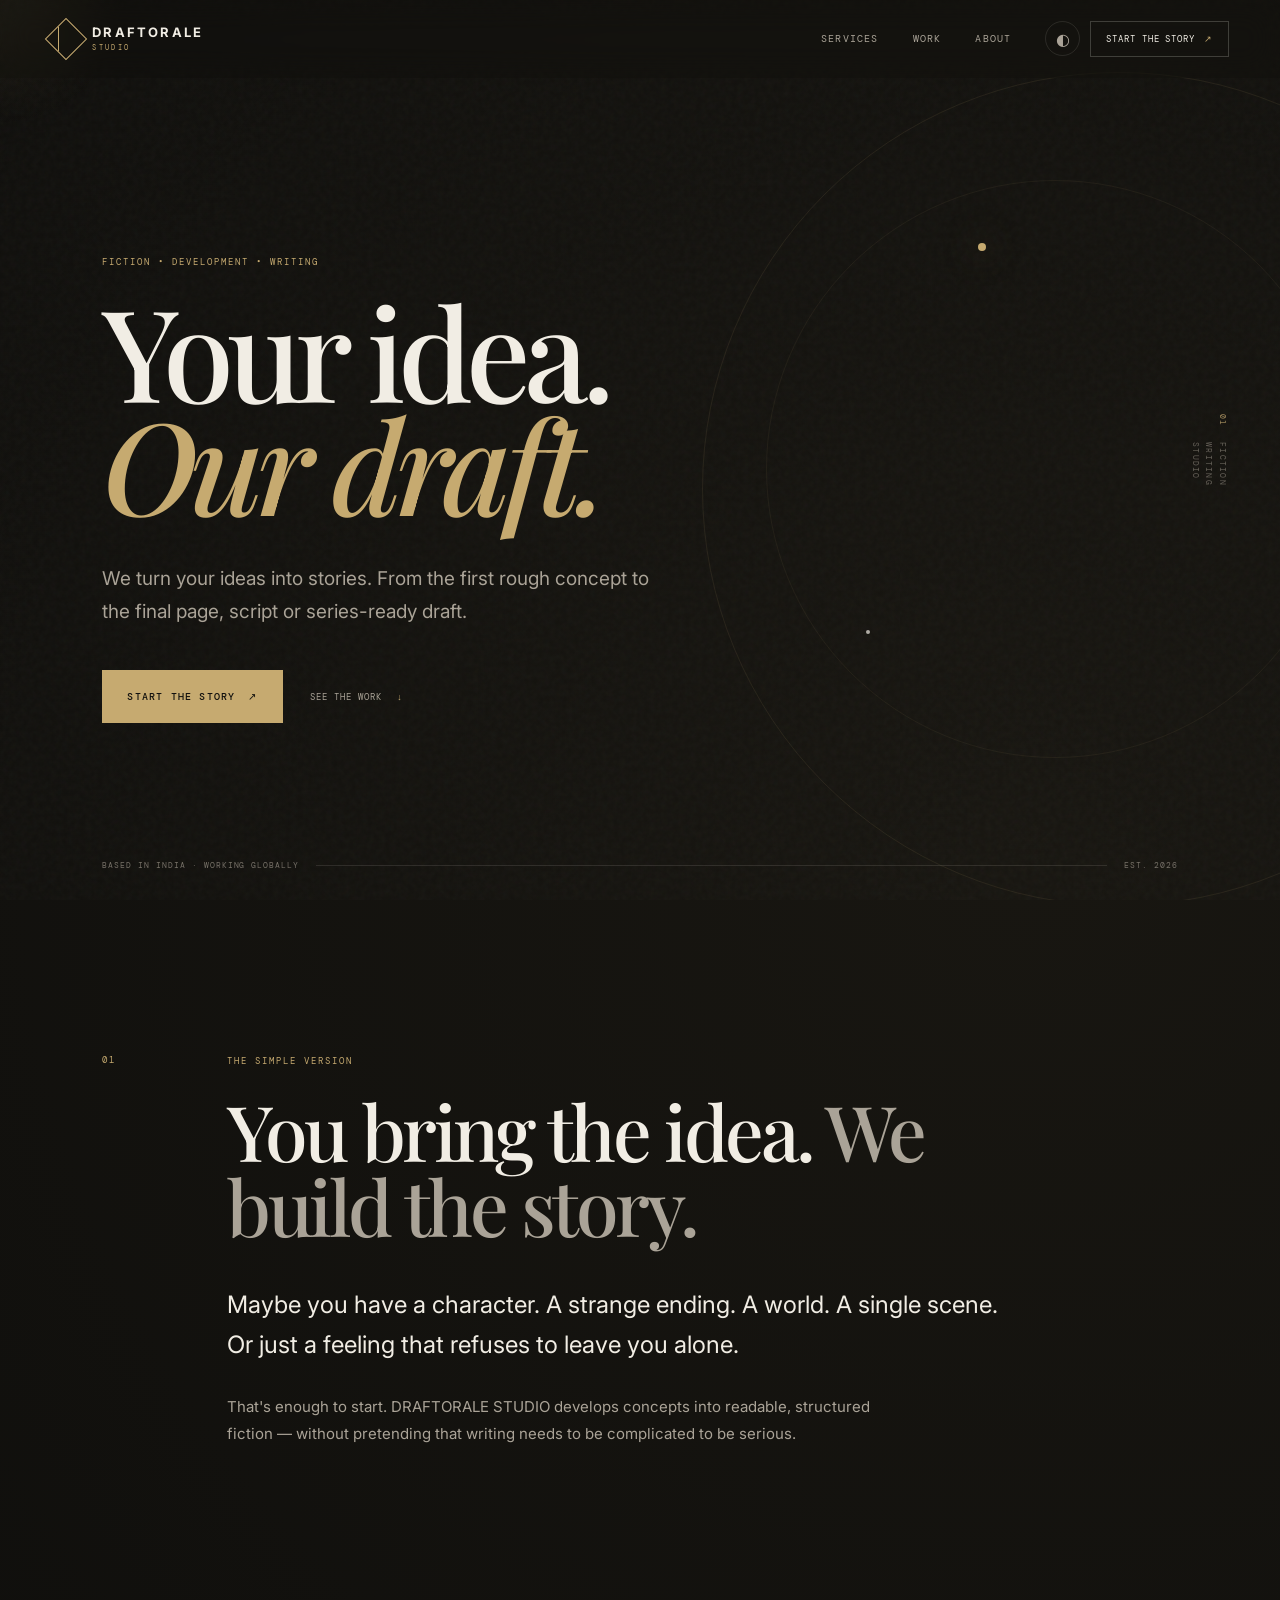
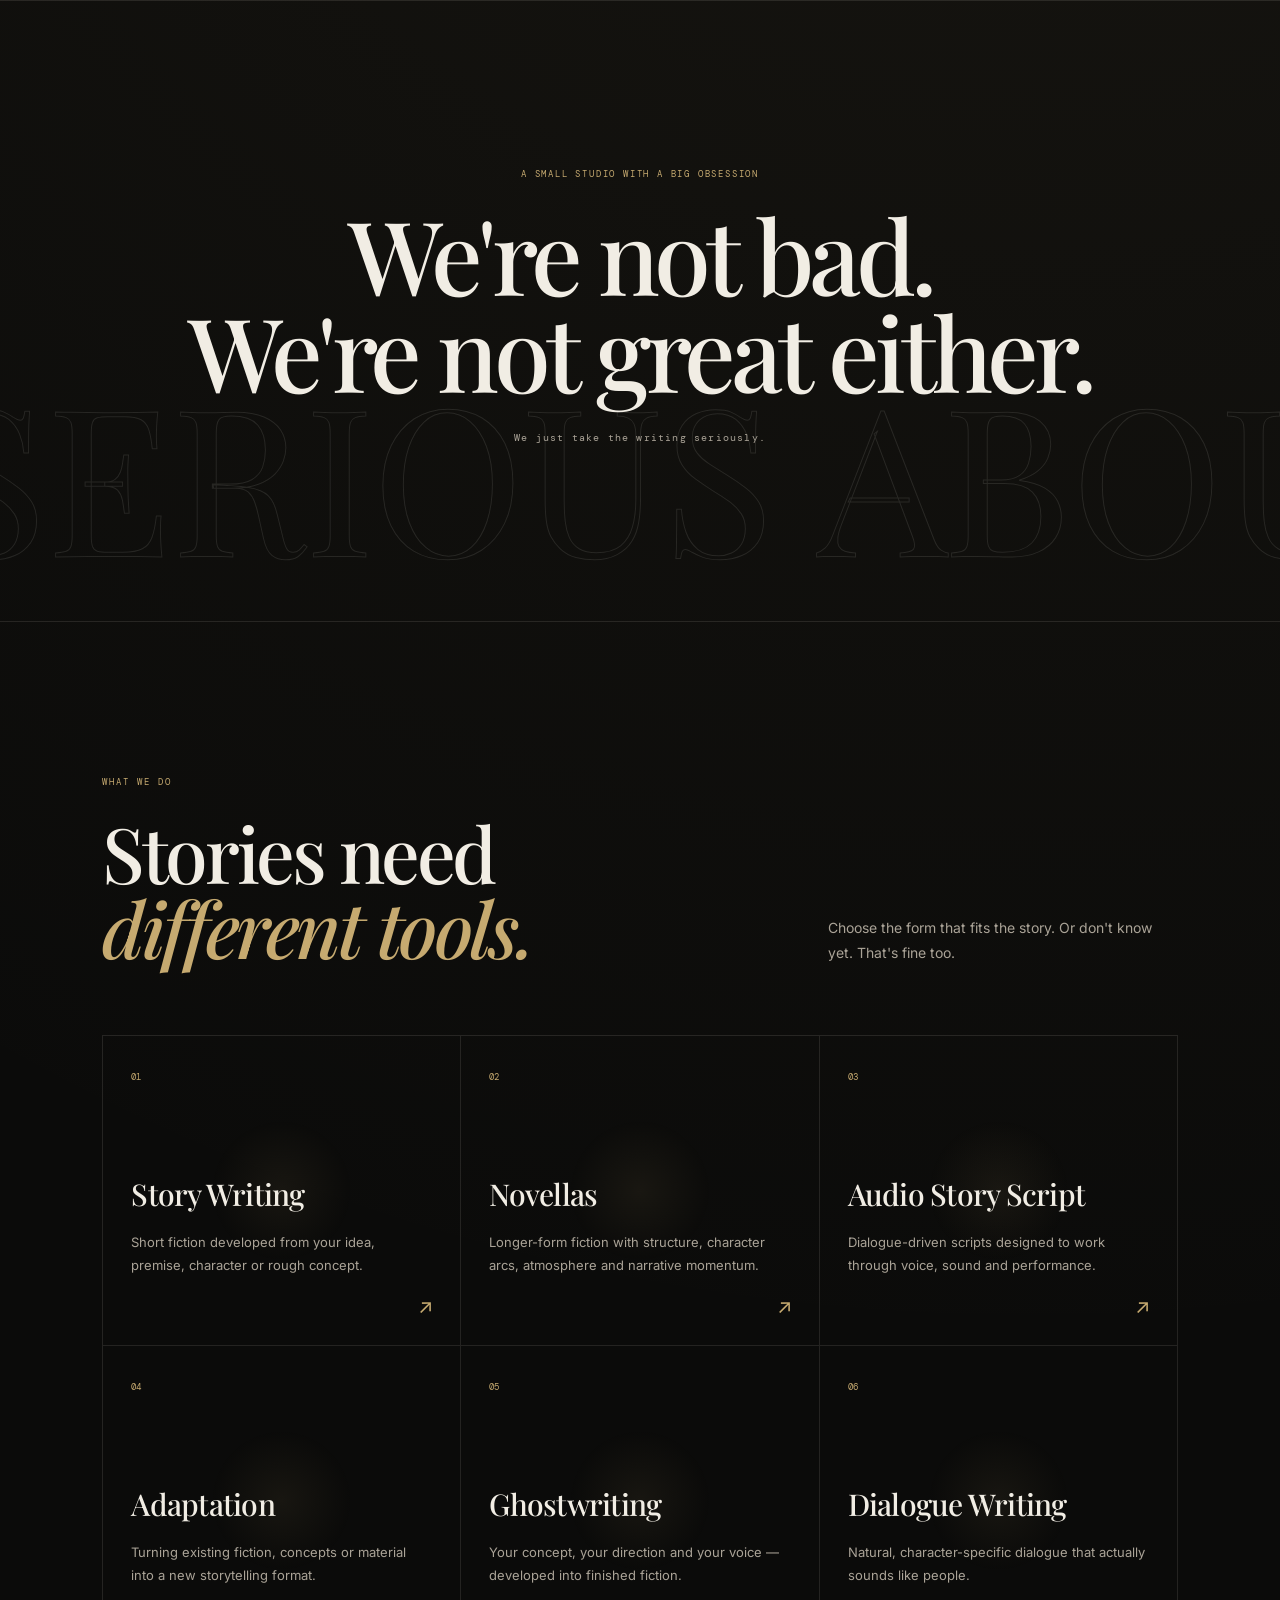
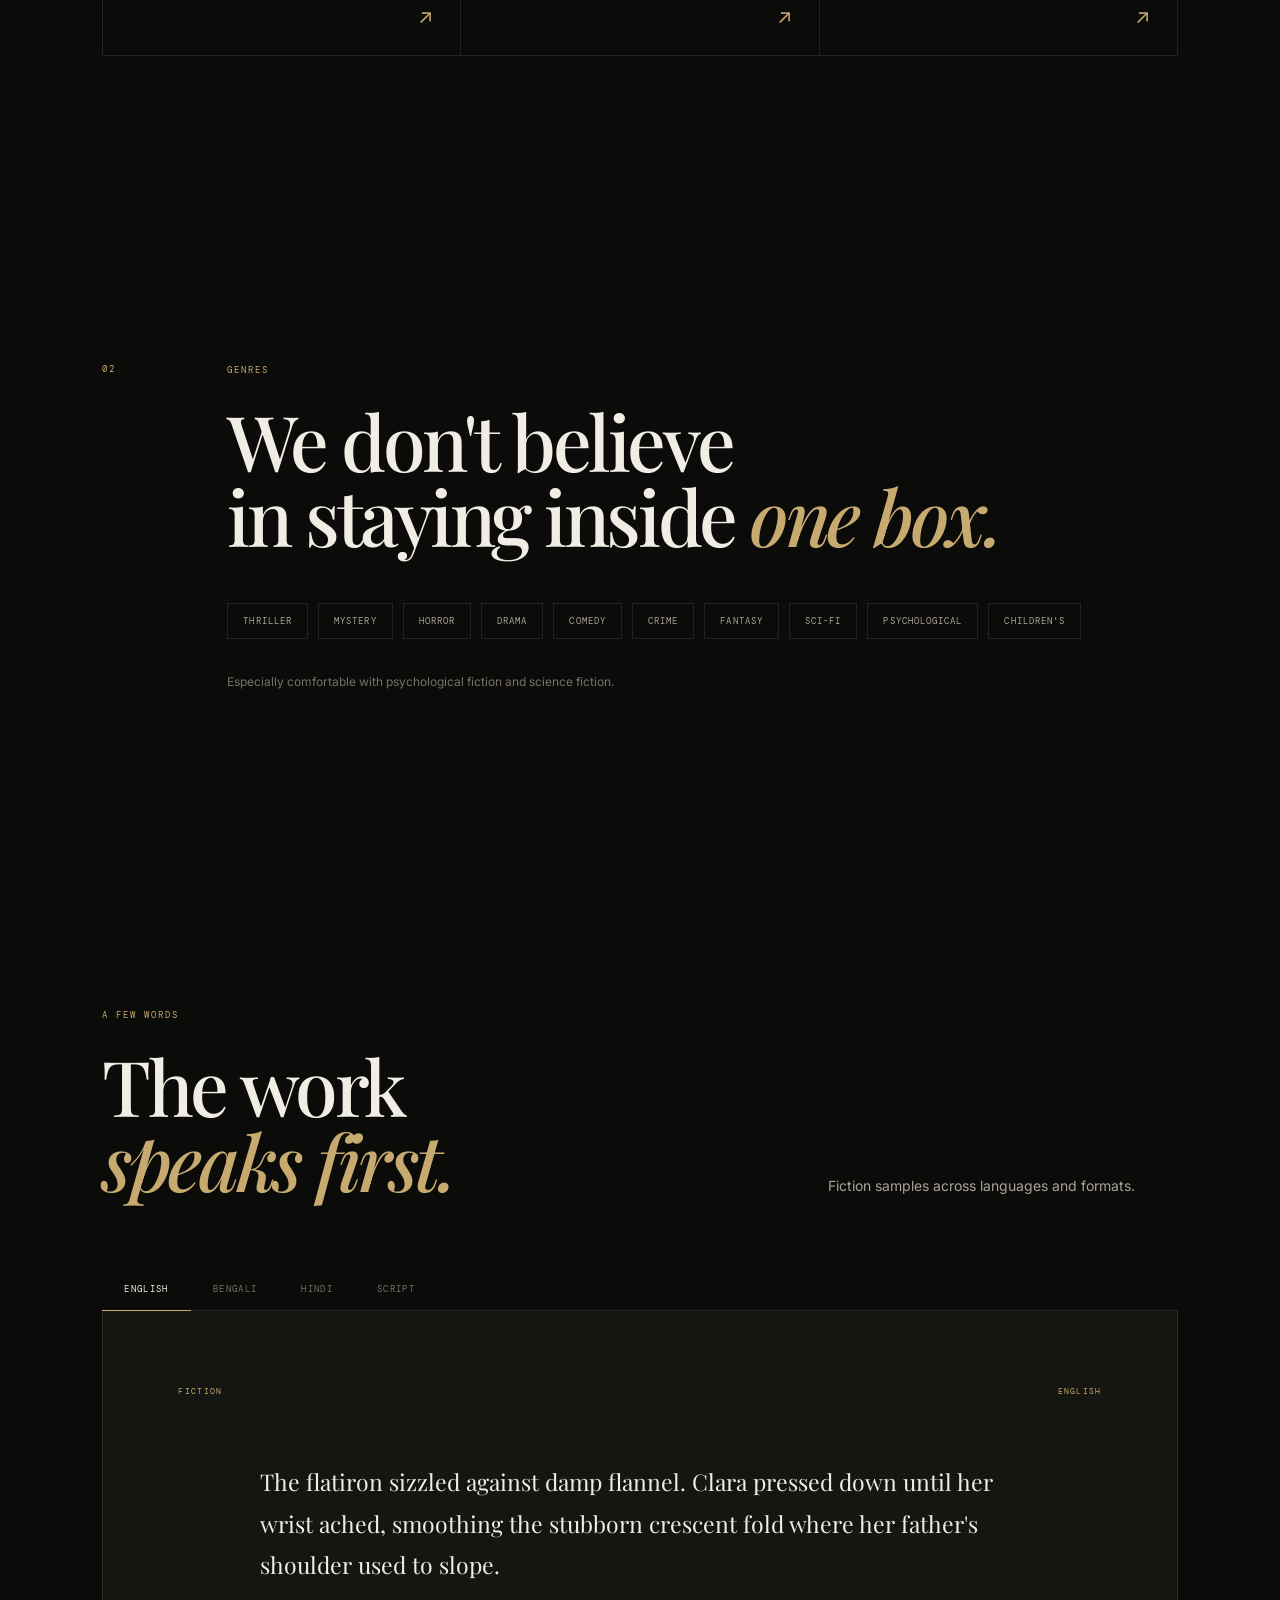
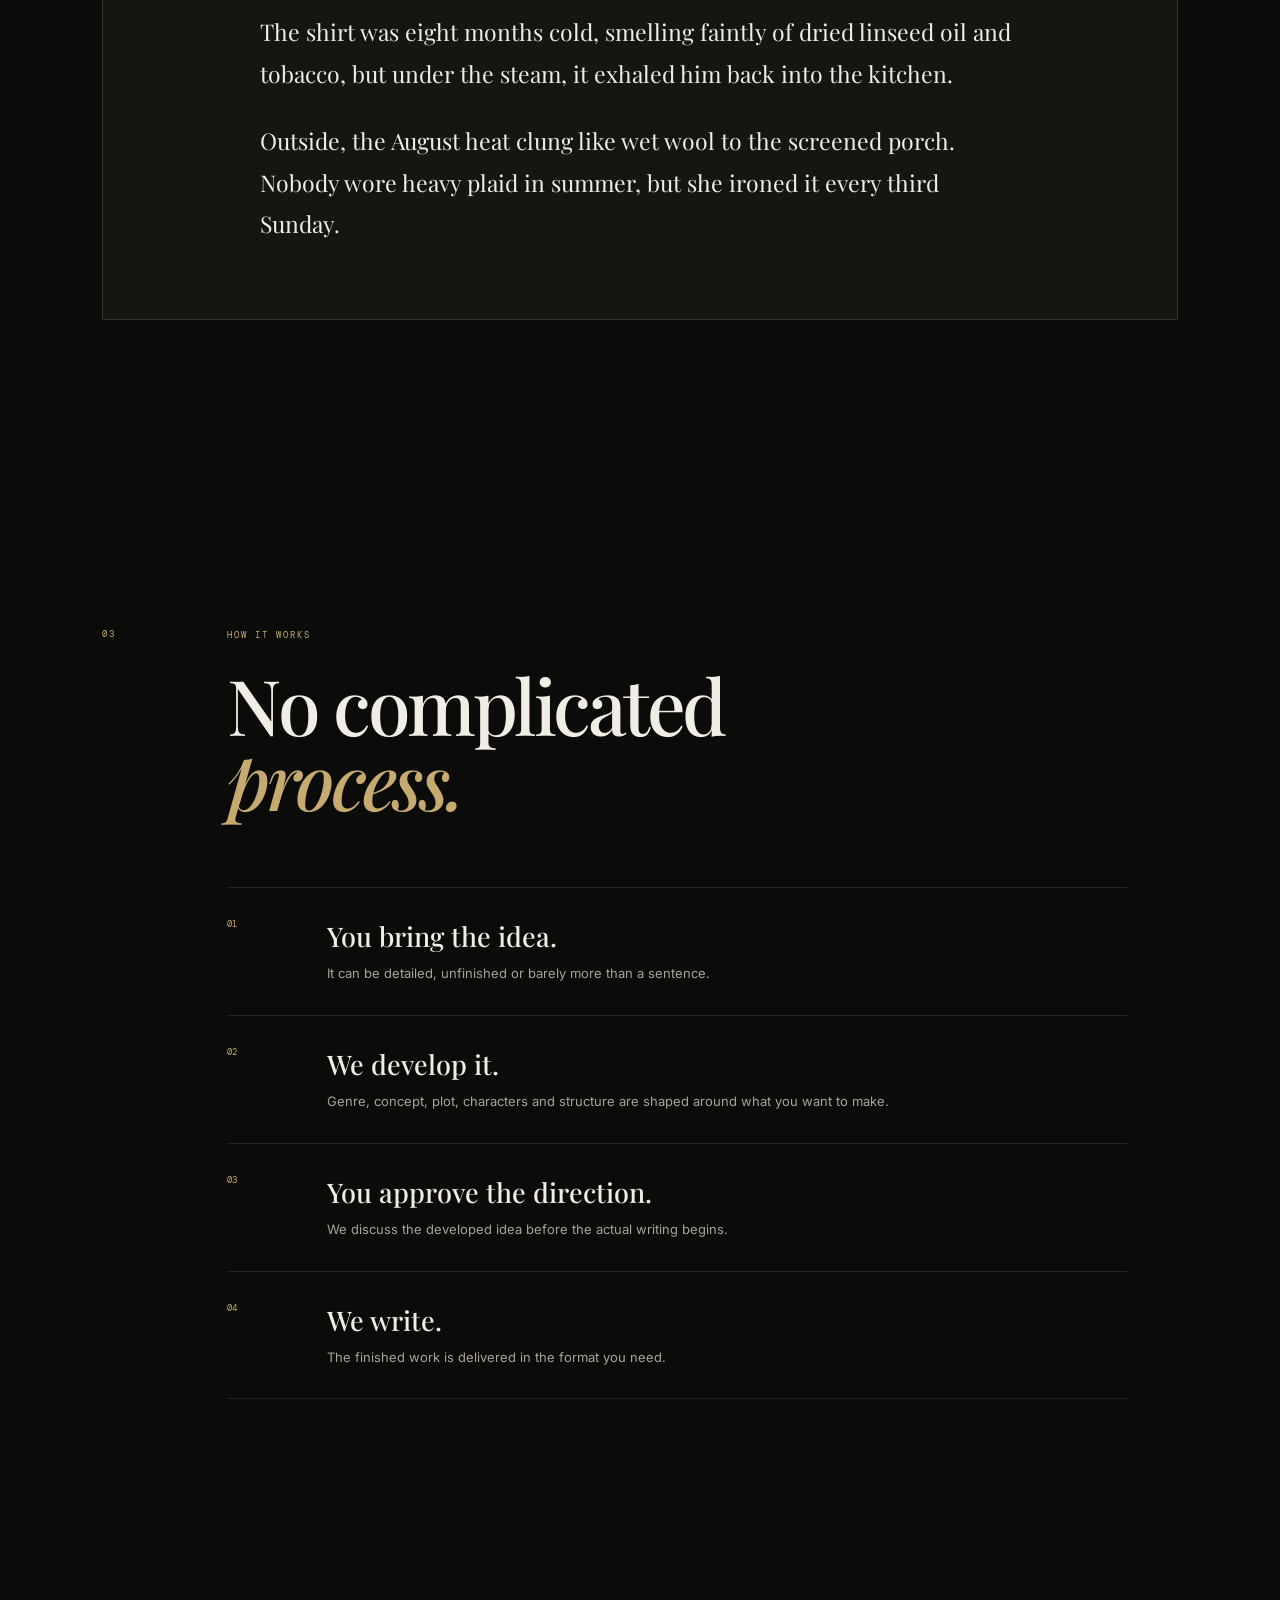
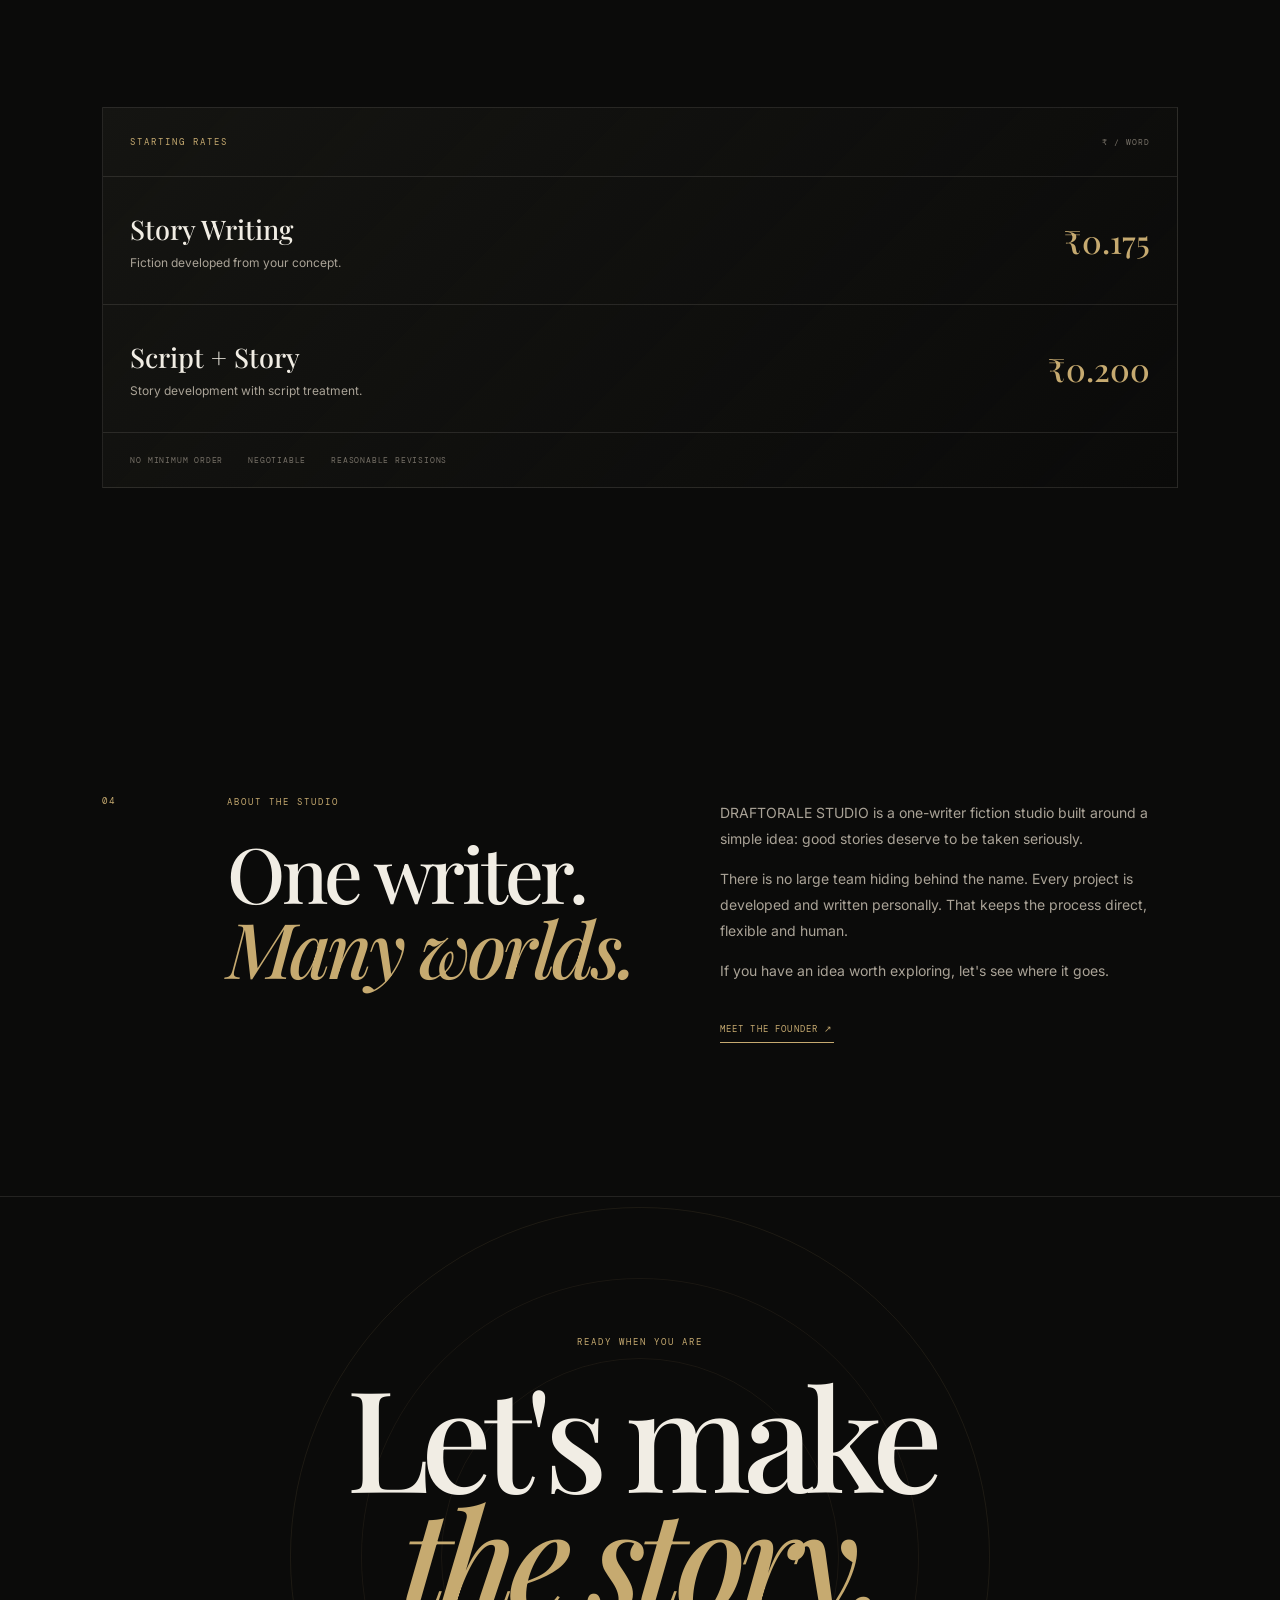
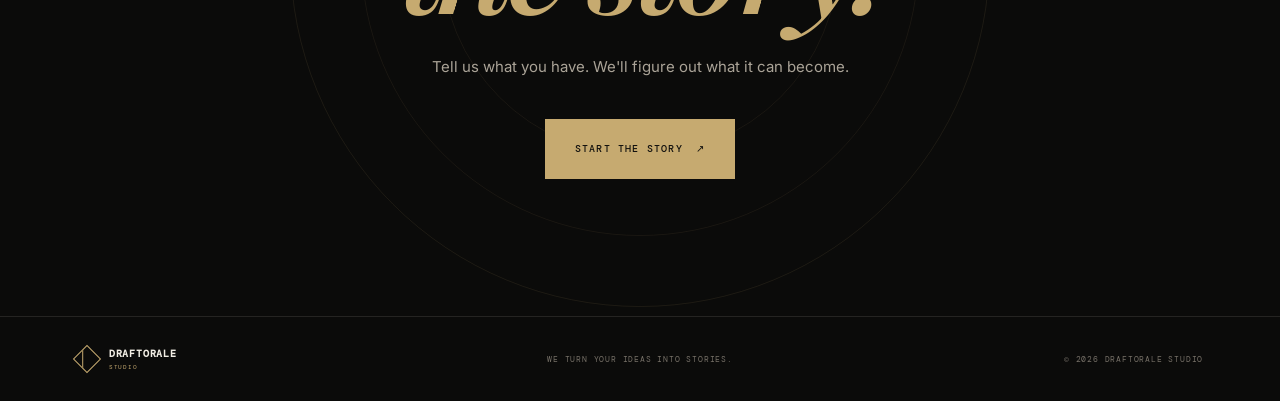
<file: index.html>
<!DOCTYPE html>
<html lang="en">
<head>
  <meta charset="UTF-8">

  <meta
    name="viewport"
    content="width=device-width, initial-scale=1.0, viewport-fit=cover"
  >

  <!-- =====================================================
       PRIMARY SEO
  ====================================================== -->

  <title>
    DRAFTORALE STUDIO — Fiction Writing & Story Development Services
  </title>

  <meta
    name="description"
    content="DRAFTORALE STUDIO provides fiction writing, story development, novella writing, audio story scripts, adaptations, ghostwriting and dialogue writing."
  >

  <meta name="author" content="DRAFTORALE STUDIO">

  <meta
    name="robots"
    content="index, follow, max-image-preview:large, max-snippet:-1, max-video-preview:-1"
  >

  <link
    rel="canonical"
    href="https://draftoralestudio.github.io/draftorale.github.io/"
  >

  <meta name="theme-color" content="#0b0b0a">


  <!-- =====================================================
       OPEN GRAPH
  ====================================================== -->

  <meta property="og:type" content="website">

  <meta
    property="og:title"
    content="DRAFTORALE STUDIO — Fiction Writing & Story Development"
  >

  <meta
    property="og:description"
    content="We turn your ideas into stories. Fiction writing, story development, scripts, adaptations, ghostwriting and dialogue writing."
  >

  <meta
    property="og:url"
    content="https://draftoralestudio.github.io/draftorale.github.io/"
  >

  <meta
    property="og:site_name"
    content="DRAFTORALE STUDIO"
  >

  <meta
    property="og:locale"
    content="en_IN"
  >


  <!-- =====================================================
       TWITTER / X
  ====================================================== -->

  <meta
    name="twitter:card"
    content="summary"
  >

  <meta
    name="twitter:title"
    content="DRAFTORALE STUDIO — Fiction Writing & Story Development"
  >

  <meta
    name="twitter:description"
    content="We turn your ideas into stories. Fiction writing, scripts, adaptations, ghostwriting and story development."
  >


  <!-- =====================================================
       FONTS
  ====================================================== -->

  <link rel="preconnect" href="https://fonts.googleapis.com">

  <link
    rel="preconnect"
    href="https://fonts.gstatic.com"
    crossorigin
  >

  <link
    href="https://fonts.googleapis.com/css2?family=DM+Mono:wght@400;500&family=Inter:wght@400;500;600;700&family=Playfair+Display:wght@500;600;700&display=swap"
    rel="stylesheet"
  >


  <!-- =====================================================
       STYLES
  ====================================================== -->

  <link rel="stylesheet" href="style.css">


  <!-- =====================================================
       STRUCTURED DATA
  ====================================================== -->

  <script type="application/ld+json">
  {
    "@context": "https://schema.org",
    "@type": "Organization",
    "name": "DRAFTORALE STUDIO",
    "url": "https://draftoralestudio.github.io/draftorale.github.io/",
    "description": "A one-writer fiction studio providing story writing, novella writing, audio story scripts, adaptations, ghostwriting and dialogue writing.",
    "email": "mailto:draftoralestudio@gmail.com",
    "areaServed": "Worldwide",
    "knowsAbout": [
      "Fiction Writing",
      "Story Development",
      "Ghostwriting",
      "Novella Writing",
      "Audio Story Scripts",
      "Dialogue Writing",
      "Story Adaptation",
      "Thriller Fiction",
      "Horror Fiction",
      "Psychological Fiction",
      "Science Fiction"
    ]
  }
  </script>

  <script type="application/ld+json">
  {
    "@context": "https://schema.org",
    "@type": "WebSite",
    "name": "DRAFTORALE STUDIO",
    "url": "https://draftoralestudio.github.io/draftorale.github.io/",
    "description": "Fiction writing and story development studio."
  }
  </script>

</head>


<body>

  <div class="scroll-progress"></div>
  <div class="cursor-glow"></div>


  <!-- =====================================================
       HEADER
  ====================================================== -->

  <header class="site-header">

    <a
      class="brand"
      href="#top"
      aria-label="DRAFTORALE STUDIO home"
    >

      <span
        class="brand-mark"
        aria-hidden="true"
      >
        <span></span>
      </span>

      <span class="brand-name">
        <strong>DRAFTORALE</strong>
        <small>STUDIO</small>
      </span>

    </a>


    <nav
      class="main-nav"
      aria-label="Main navigation"
    >

      <a href="#services">
        Services
      </a>

      <a href="#work">
        Work
      </a>

      <a href="#about">
        About
      </a>

    </nav>


    <div class="header-actions">

      <button
        class="theme-toggle"
        id="themeToggle"
        type="button"
        aria-label="Toggle theme"
      >
        <span>◐</span>
      </button>


      <a
        href="#story"
        class="header-start"
      >
        START THE STORY
        <span>↗</span>
      </a>

    </div>

  </header>



  <main id="top">


    <!-- ===================================================
         HERO
    ==================================================== -->

    <section
      class="hero"
      aria-labelledby="hero-title"
    >

      <div class="hero-noise"></div>

      <div class="hero-orbit hero-orbit-one"></div>
      <div class="hero-orbit hero-orbit-two"></div>


      <div class="hero-content reveal">

        <p class="eyebrow">
          FICTION • DEVELOPMENT • WRITING
        </p>


        <h1 id="hero-title">

          Your idea.<br>

          <em>Our draft.</em>

        </h1>


        <p class="hero-copy">

          We turn your ideas into stories.

          From the first rough concept to the final page,
          script or series-ready draft.

        </p>


        <div class="hero-actions">

          <button
            class="primary-button"
            id="startButton"
            type="button"
          >
            START THE STORY
            <span>↗</span>
          </button>


          <a
            href="#work"
            class="text-button"
          >
            SEE THE WORK
            <span>↓</span>
          </a>

        </div>

      </div>


      <div class="hero-side-note">

        <span>
          01
        </span>

        <span>
          FICTION<br>
          WRITING<br>
          STUDIO
        </span>

      </div>


      <div class="hero-bottom">

        <span>
          BASED IN INDIA · WORKING GLOBALLY
        </span>

        <span class="hero-line"></span>

        <span>
          EST. 2026
        </span>

      </div>

    </section>



    <!-- ===================================================
         INTRO
    ==================================================== -->

    <section
      class="intro section-pad reveal"
      aria-labelledby="intro-title"
    >

      <div class="section-number">
        01
      </div>


      <div class="intro-main">

        <p class="section-kicker">
          THE SIMPLE VERSION
        </p>


        <h2 id="intro-title">

          You bring the idea.

          <span>
            We build the story.
          </span>

        </h2>


        <p class="large-copy">

          Maybe you have a character.
          A strange ending.
          A world.
          A single scene.
          Or just a feeling that
          refuses to leave you alone.

        </p>


        <p class="body-copy">

          That's enough to start.

          DRAFTORALE STUDIO develops concepts into readable,
          structured fiction — without pretending that writing
          needs to be complicated to be serious.

        </p>

      </div>

    </section>



    <!-- ===================================================
         HONEST STATEMENT
    ==================================================== -->

    <section
      class="statement reveal"
      aria-label="Studio philosophy"
    >

      <div class="statement-inner">

        <p class="statement-small">
          A SMALL STUDIO WITH A BIG OBSESSION
        </p>


        <h2>

          We're not bad.<br>

          We're not great either.

        </h2>


        <p>
          We just take the writing seriously.
        </p>

      </div>

    </section>



    <!-- ===================================================
         SERVICES
    ==================================================== -->

    <section
      class="services section-pad"
      id="services"
      aria-labelledby="services-title"
    >

      <div class="section-heading reveal">

        <div>

          <p class="section-kicker">
            WHAT WE DO
          </p>


          <h2 id="services-title">

            Stories need<br>

            <em>
              different tools.
            </em>

          </h2>

        </div>


        <p>

          Choose the form that fits the story.

          Or don't know yet.
          That's fine too.

        </p>

      </div>



      <div class="service-grid">


        <article class="service-card reveal">

          <span class="service-index">
            01
          </span>

          <h3>
            Story Writing
          </h3>

          <p>

            Short fiction developed from your idea,
            premise, character or rough concept.

          </p>

          <span class="service-arrow">
            ↗
          </span>

        </article>



        <article class="service-card reveal">

          <span class="service-index">
            02
          </span>

          <h3>
            Novellas
          </h3>

          <p>

            Longer-form fiction with structure,
            character arcs, atmosphere and narrative momentum.

          </p>

          <span class="service-arrow">
            ↗
          </span>

        </article>



        <article class="service-card reveal">

          <span class="service-index">
            03
          </span>

          <h3>
            Audio Story Script
          </h3>

          <p>

            Dialogue-driven scripts designed to work
            through voice, sound and performance.

          </p>

          <span class="service-arrow">
            ↗
          </span>

        </article>



        <article class="service-card reveal">

          <span class="service-index">
            04
          </span>

          <h3>
            Adaptation
          </h3>

          <p>

            Turning existing fiction, concepts or material
            into a new storytelling format.

          </p>

          <span class="service-arrow">
            ↗
          </span>

        </article>



        <article class="service-card reveal">

          <span class="service-index">
            05
          </span>

          <h3>
            Ghostwriting
          </h3>

          <p>

            Your concept, your direction and your voice —
            developed into finished fiction.

          </p>

          <span class="service-arrow">
            ↗
          </span>

        </article>



        <article class="service-card reveal">

          <span class="service-index">
            06
          </span>

          <h3>
            Dialogue Writing
          </h3>

          <p>

            Natural, character-specific dialogue that
            actually sounds like people.

          </p>

          <span class="service-arrow">
            ↗
          </span>

        </article>


      </div>

    </section>



    <!-- ===================================================
         GENRES
    ==================================================== -->

    <section
      class="genres section-pad reveal"
      aria-labelledby="genres-title"
    >

      <div class="section-number">
        02
      </div>


      <div class="genres-content">

        <p class="section-kicker">
          GENRES
        </p>


        <h2 id="genres-title">

          We don't believe<br>

          in staying inside
          <em>one box.</em>

        </h2>


        <div
          class="genre-cloud"
          aria-label="Available fiction genres"
        >

          <span>
            THRILLER
          </span>

          <span>
            MYSTERY
          </span>

          <span>
            HORROR
          </span>

          <span>
            DRAMA
          </span>

          <span>
            COMEDY
          </span>

          <span>
            CRIME
          </span>

          <span>
            FANTASY
          </span>

          <span>
            SCI-FI
          </span>

          <span>
            PSYCHOLOGICAL
          </span>

          <span>
            CHILDREN'S
          </span>

        </div>


        <p class="genres-note">

          Especially comfortable with psychological fiction
          and science fiction.

        </p>

      </div>

    </section>



    <!-- ===================================================
         WORK / SAMPLES
    ==================================================== -->

    <section
      class="work section-pad"
      id="work"
      aria-labelledby="work-title"
    >

      <div class="section-heading reveal">

        <div>

          <p class="section-kicker">
            A FEW WORDS
          </p>


          <h2 id="work-title">

            The work<br>

            <em>
              speaks first.
            </em>

          </h2>

        </div>


        <p>
          Fiction samples across languages and formats.
        </p>

      </div>



      <div
        class="sample-tabs reveal"
        role="tablist"
        aria-label="Writing samples"
      >

        <button
          class="sample-tab active"
          data-sample="english"
          type="button"
        >
          ENGLISH
        </button>


        <button
          class="sample-tab"
          data-sample="bengali"
          type="button"
        >
          BENGALI
        </button>


        <button
          class="sample-tab"
          data-sample="hindi"
          type="button"
        >
          HINDI
        </button>


        <button
          class="sample-tab"
          data-sample="script"
          type="button"
        >
          SCRIPT
        </button>

      </div>



      <div class="sample-stage reveal">


        <!-- ENGLISH SAMPLE -->

        <article
          class="sample-panel active"
          data-sample="english"
        >

          <div class="sample-meta">

            <span>
              FICTION
            </span>

            <span>
              ENGLISH
            </span>

          </div>


          <div class="sample-text">

            <p>

              The flatiron sizzled against damp flannel.

              Clara pressed down until her wrist ached,
              smoothing the stubborn crescent fold where
              her father's shoulder used to slope.

            </p>


            <p>

              The shirt was eight months cold, smelling
              faintly of dried linseed oil and tobacco,
              but under the steam, it exhaled him back
              into the kitchen.

            </p>


            <p>

              Outside, the August heat clung like wet wool
              to the screened porch.

              Nobody wore heavy plaid
              in summer, but she ironed it every third Sunday.

            </p>

          </div>

        </article>



        <!-- BENGALI SAMPLE -->

        <article
          class="sample-panel"
          data-sample="bengali"
        >

          <div class="sample-meta">

            <span>
              FICTION
            </span>

            <span>
              বাংলা
            </span>

          </div>


          <div class="sample-text bengali-text">

            <p>

              মেঠো পথের বাঁকে আজ নামহীন বৃষ্টি নেমেছে।
              টিনের চালে ঝুমঝুম শব্দটা বুড়ো হরেন মিস্ত্রির
              পঁচিশ বছরের চেনা।

            </p>


            <p>

              কোলের ওপর রাখা পিতলের পকেটঘড়িটার খাঁজে খাঁজে
              জমে আছে ধুলো আর অতীতের চূর্ণ। ঘড়িটার স্প্রিং
              ভেঙেছে সেই কবে, তাও প্রতি সন্ধ্যায় হরেন ওটাকে
              চাবি দেয়।

            </p>


            <p>

              সময় হয়তো থমকে গেছে সত্য, কিন্তু একলা মানুষটার
              অপেক্ষা আজও মরে যায়নি।

            </p>

          </div>

        </article>



        <!-- HINDI SAMPLE -->

        <article
          class="sample-panel"
          data-sample="hindi"
        >

          <div class="sample-meta">

            <span>
              FICTION
            </span>

            <span>
              हिन्दी
            </span>

          </div>


          <div class="sample-text hindi-text">

            <p>

              आषाढ़ की पहली फुहार ने जब हवेली के जंग लगे
              शहतीर को भिगोया, तो दीवान जी ने अपने कांपते
              हाथों से पीतल का सरोता उठा लिया।

            </p>


            <p>

              पच्चीस बरसों से सुपारी का वही पुराना टुकड़ा
              उस सरोते के दो धड़ों के बीच दबा पड़ा था—
              आधा कटा, आधा अटका।

            </p>


            <p>

              वक्त ठहरा नहीं था, बस उस एक अधकटे लम्हे में
              पूरी जिंदगी उलझकर रह गई थी।

            </p>

          </div>

        </article>



        <!-- SCRIPT SAMPLE -->

        <article
          class="sample-panel"
          data-sample="script"
        >

          <div class="sample-meta">

            <span>
              SCRIPT
            </span>

            <span>
              ENGLISH
            </span>

          </div>


          <div class="sample-text script-text">

            <p class="scene-heading">
              EXT. OLD RAILWAY PLATFORM — NIGHT
            </p>


            <p>

              Sheets of rain beat against the rusted tin
              canopy.

              A solitary blue lamp flickers above,
              casting long shadows on the slick concrete.

            </p>


            <p>

              ELIAS (70s) stands near a waterlogged bench,
              his hands buried deep inside a faded tweed coat.

              He holds a cracked brass pocket watch.

            </p>


            <p>

              MAYA (30s) steps off the final train of the
              night, holding a battered leather suitcase.

            </p>


            <p class="dialogue">

              MAYA<br>

              <span>
                You’re still here.
              </span>

            </p>

          </div>

        </article>


      </div>

    </section>



    <!-- ===================================================
         PROCESS
    ==================================================== -->

    <section
      class="process section-pad reveal"
      aria-labelledby="process-title"
    >

      <div class="section-number">
        03
      </div>


      <div class="process-main">

        <p class="section-kicker">
          HOW IT WORKS
        </p>


        <h2 id="process-title">

          No complicated<br>

          <em>
            process.
          </em>

        </h2>



        <div class="process-list">


          <div class="process-item">

            <span>
              01
            </span>


            <div>

              <h3>
                You bring the idea.
              </h3>

              <p>

                It can be detailed, unfinished or barely
                more than a sentence.

              </p>

            </div>

          </div>



          <div class="process-item">

            <span>
              02
            </span>


            <div>

              <h3>
                We develop it.
              </h3>

              <p>

                Genre, concept, plot, characters and structure
                are shaped around what you want to make.

              </p>

            </div>

          </div>



          <div class="process-item">

            <span>
              03
            </span>


            <div>

              <h3>
                You approve the direction.
              </h3>

              <p>

                We discuss the developed idea before the
                actual writing begins.

              </p>

            </div>

          </div>



          <div class="process-item">

            <span>
              04
            </span>


            <div>

              <h3>
                We write.
              </h3>

              <p>

                The finished work is delivered in the format
                you need.

              </p>

            </div>

          </div>


        </div>

      </div>

    </section>



    <!-- ===================================================
         PRICING
    ==================================================== -->

    <section
      class="pricing section-pad reveal"
      aria-labelledby="pricing-title"
    >

      <div class="pricing-card">


        <div class="pricing-top">

          <p
            class="section-kicker"
            id="pricing-title"
          >
            STARTING RATES
          </p>


          <span>
            ₹ / WORD
          </span>

        </div>



        <div class="price-row">

          <div>

            <h3>
              Story Writing
            </h3>

            <p>
              Fiction developed from your concept.
            </p>

          </div>


          <strong>
            ₹0.175
          </strong>

        </div>



        <div class="price-row">

          <div>

            <h3>
              Script + Story
            </h3>

            <p>
              Story development with script treatment.
            </p>

          </div>


          <strong>
            ₹0.200
          </strong>

        </div>



        <div class="pricing-bottom">

          <span>
            NO MINIMUM ORDER
          </span>

          <span>
            NEGOTIABLE
          </span>

          <span>
            REASONABLE REVISIONS
          </span>

        </div>


      </div>

    </section>



    <!-- ===================================================
         ABOUT
    ==================================================== -->

    <section
      class="about section-pad"
      id="about"
      aria-labelledby="about-title"
    >

      <div class="section-number">
        04
      </div>


      <div class="about-grid">


        <div class="about-title reveal">

          <p class="section-kicker">
            ABOUT THE STUDIO
          </p>


          <h2 id="about-title">

            One writer.<br>

            <em>
              Many worlds.
            </em>

          </h2>

        </div>



        <div class="about-copy reveal">

          <p class="large-copy">

            DRAFTORALE STUDIO is a one-writer fiction studio
            built around a simple idea:
            good stories deserve to be taken seriously.

          </p>


          <p>

            There is no large team hiding behind the name.

            Every project is developed and written personally.

            That keeps the process direct, flexible and human.

          </p>


          <p>

            If you have an idea worth exploring,
            let's see where it goes.

          </p>


          <a
            href="https://aabirgoon.github.io/"
            target="_blank"
            rel="noopener"
            class="founder-link"
          >

            MEET THE FOUNDER ↗

          </a>

        </div>

      </div>

    </section>



    <!-- ===================================================
         FINAL CTA
    ==================================================== -->

    <section
      class="final-cta"
      id="story"
      aria-labelledby="cta-title"
    >

      <div class="final-cta-bg"></div>


      <div class="final-cta-content reveal">

        <p class="section-kicker">
          READY WHEN YOU ARE
        </p>


        <h2 id="cta-title">

          Let's make<br>

          <em>
            the story.
          </em>

        </h2>


        <p>

          Tell us what you have.

          We'll figure out what it can become.

        </p>


        <button
          class="primary-button large"
          id="startButtonBottom"
          type="button"
          onclick="document.getElementById('startButton').click()"
        >

          START THE STORY

          <span>
            ↗
          </span>

        </button>

      </div>

    </section>


  </main>



  <!-- =====================================================
       FOOTER
  ====================================================== -->

  <footer class="site-footer">


    <div class="footer-brand">

      <span
        class="brand-mark small"
        aria-hidden="true"
      >
        <span></span>
      </span>


      <div>

        <strong>
          DRAFTORALE
        </strong>

        <small>
          STUDIO
        </small>

      </div>

    </div>


    <div class="footer-center">

      WE TURN YOUR IDEAS INTO STORIES.

    </div>


    <div class="footer-right">

      © 2026 DRAFTORALE STUDIO

    </div>


  </footer>



  <!-- =====================================================
       STORY WIZARD
  ====================================================== -->

  <div
    class="story-wizard"
    id="storyWizard"
    aria-hidden="true"
  >

    <div class="wizard-backdrop"></div>


    <div class="wizard-panel">


      <div class="wizard-header">


        <div class="wizard-brand">

          DRAFTORALE / STORY BRIEF

        </div>


        <div class="wizard-header-right">


          <span
            class="wizard-step"
            id="wizardStep"
          >
            01 — 05
          </span>


          <button
            class="wizard-close"
            type="button"
            aria-label="Close story brief"
          >
            ×
          </button>

        </div>

      </div>



      <div class="wizard-progress-track">

        <div
          class="wizard-progress"
          id="wizardProgress"
        ></div>

      </div>



      <div class="wizard-content">


        <!-- =============================================
             STEP 1
        ============================================== -->

        <section
          class="wizard-screen active"
          data-step="1"
        >

          <p class="wizard-kicker">
            STEP 01
          </p>


          <h2>

            What are you<br>

            <em>
              making?
            </em>

          </h2>


          <p class="wizard-description">

            Select everything that fits.

          </p>



          <div class="wizard-grid choice-grid">


            <button
              class="wizard-choice"
              type="button"
              data-value="Story Writing"
            >
              <span>01</span>
              Story Writing
            </button>


            <button
              class="wizard-choice"
              type="button"
              data-value="Novella"
            >
              <span>02</span>
              Novella
            </button>


            <button
              class="wizard-choice"
              type="button"
              data-value="Audio Story Script"
            >
              <span>03</span>
              Audio Story Script
            </button>


            <button
              class="wizard-choice"
              type="button"
              data-value="Adaptation"
            >
              <span>04</span>
              Adaptation
            </button>


            <button
              class="wizard-choice"
              type="button"
              data-value="Ghostwriting"
            >
              <span>05</span>
              Ghostwriting
            </button>


            <button
              class="wizard-choice"
              type="button"
              data-value="Dialogue Writing"
            >
              <span>06</span>
              Dialogue Writing
            </button>


          </div>



          <button
            class="wizard-continue"
            type="button"
            disabled
          >
            CONTINUE ↗
          </button>


        </section>



        <!-- =============================================
             STEP 2
        ============================================== -->

        <section
          class="wizard-screen"
          data-step="2"
        >

          <p class="wizard-kicker">
            STEP 02
          </p>


          <h2>

            What language<br>

            <em>
              should it speak?
            </em>

          </h2>


          <p class="wizard-description">
            Choose one.
          </p>



          <div class="wizard-grid choice-grid">


            <button
              class="wizard-choice"
              type="button"
              data-value="English"
            >
              <span>01</span>
              English
            </button>


            <button
              class="wizard-choice"
              type="button"
              data-value="Bengali"
            >
              <span>02</span>
              Bengali
            </button>


            <button
              class="wizard-choice"
              type="button"
              data-value="Hindi"
            >
              <span>03</span>
              Hindi
            </button>


            <button
              class="wizard-choice"
              type="button"
              data-value="Other / Discuss"
            >
              <span>04</span>
              Other / Discuss
            </button>


          </div>



          <button
            class="wizard-continue"
            type="button"
            disabled
          >
            CONTINUE ↗
          </button>


        </section>



        <!-- =============================================
             STEP 3
        ============================================== -->

        <section
          class="wizard-screen"
          data-step="3"
        >

          <p class="wizard-kicker">
            STEP 03
          </p>


          <h2>

            What kind of<br>

            <em>
              world is it?
            </em>

          </h2>


          <p class="wizard-description">

            Pick one or as many as you need.

          </p>



          <div class="wizard-grid choice-grid">


            <button
              class="wizard-choice"
              type="button"
              data-value="Thriller"
            >
              <span>01</span>
              Thriller
            </button>


            <button
              class="wizard-choice"
              type="button"
              data-value="Mystery"
            >
              <span>02</span>
              Mystery
            </button>


            <button
              class="wizard-choice"
              type="button"
              data-value="Horror"
            >
              <span>03</span>
              Horror
            </button>


            <button
              class="wizard-choice"
              type="button"
              data-value="Drama"
            >
              <span>04</span>
              Drama
            </button>


            <button
              class="wizard-choice"
              type="button"
              data-value="Comedy"
            >
              <span>05</span>
              Comedy
            </button>


            <button
              class="wizard-choice"
              type="button"
              data-value="Crime"
            >
              <span>06</span>
              Crime
            </button>


            <button
              class="wizard-choice"
              type="button"
              data-value="Fantasy"
            >
              <span>07</span>
              Fantasy
            </button>


            <button
              class="wizard-choice"
              type="button"
              data-value="Sci-Fi"
            >
              <span>08</span>
              Sci-Fi
            </button>


            <button
              class="wizard-choice"
              type="button"
              data-value="Psychological"
            >
              <span>09</span>
              Psychological
            </button>


            <button
              class="wizard-choice"
              type="button"
              data-value="Children's"
            >
              <span>10</span>
              Children's
            </button>


          </div>



          <button
            class="wizard-continue"
            type="button"
            disabled
          >
            CONTINUE ↗
          </button>


        </section>



        <!-- =============================================
             STEP 4
        ============================================== -->

        <section
          class="wizard-screen"
          data-step="4"
        >

          <p class="wizard-kicker">
            STEP 04
          </p>


          <h2>

            What do you<br>

            <em>
              already have?
            </em>

          </h2>


          <p class="wizard-description">

            Don't overthink it.
            Select everything that applies.

          </p>



          <div class="wizard-grid choice-grid">


            <button
              class="wizard-choice"
              type="button"
              data-value="A basic idea"
            >
              <span>01</span>
              A basic idea
            </button>


            <button
              class="wizard-choice"
              type="button"
              data-value="A detailed concept"
            >
              <span>02</span>
              A detailed concept
            </button>


            <button
              class="wizard-choice"
              type="button"
              data-value="Characters"
            >
              <span>03</span>
              Characters
            </button>


            <button
              class="wizard-choice"
              type="button"
              data-value="Plot / outline"
            >
              <span>04</span>
              Plot / outline
            </button>


            <button
              class="wizard-choice"
              type="button"
              data-value="Existing story"
            >
              <span>05</span>
              Existing story
            </button>


            <button
              class="wizard-choice"
              type="button"
              data-value="Scenes / notes"
            >
              <span>06</span>
              Scenes / notes
            </button>


            <button
              class="wizard-choice"
              type="button"
              data-value="Almost nothing yet"
            >
              <span>07</span>
              Almost nothing yet
            </button>


          </div>



          <button
            class="wizard-continue"
            type="button"
            disabled
          >
            CONTINUE ↗
          </button>


        </section>



        <!-- =============================================
             STEP 5
        ============================================== -->

        <section
          class="wizard-screen"
          data-step="5"
        >

          <p class="wizard-kicker">
            STEP 05
          </p>


          <h2>

            What do you<br>

            <em>
              need from us?
            </em>

          </h2>


          <p class="wizard-description">

            Select everything you want help with.

          </p>



          <div class="wizard-grid choice-grid">


            <button
              class="wizard-choice"
              type="button"
              data-value="Develop the concept"
            >
              <span>01</span>
              Develop the concept
            </button>


            <button
              class="wizard-choice"
              type="button"
              data-value="Build the plot"
            >
              <span>02</span>
              Build the plot
            </button>


            <button
              class="wizard-choice"
              type="button"
              data-value="Develop characters"
            >
              <span>03</span>
              Develop characters
            </button>


            <button
              class="wizard-choice"
              type="button"
              data-value="Full writing"
            >
              <span>04</span>
              Full writing
            </button>


            <button
              class="wizard-choice"
              type="button"
              data-value="Script adaptation"
            >
              <span>05</span>
              Script adaptation
            </button>


            <button
              class="wizard-choice"
              type="button"
              data-value="Dialogue"
            >
              <span>06</span>
              Dialogue
            </button>


            <button
              class="wizard-choice"
              type="button"
              data-value="Editing / revision"
            >
              <span>07</span>
              Editing / revision
            </button>


            <button
              class="wizard-choice"
              type="button"
              data-value="Not sure yet"
            >
              <span>08</span>
              Not sure yet
            </button>


          </div>



          <button
            class="wizard-continue"
            type="button"
            disabled
          >
            BUILD MY BRIEF ↗
          </button>


        </section>



        <!-- =============================================
             RESULT
        ============================================== -->

        <section
          class="wizard-screen wizard-result"
          data-step="result"
        >

          <p class="wizard-kicker">
            YOUR STORY BRIEF
          </p>


          <h2>

            Good.<br>

            <em>
              Now we know where to start.
            </em>

          </h2>



          <div class="brief-summary">


            <div class="brief-row">

              <span>
                PROJECT
              </span>

              <strong id="resultType">
                —
              </strong>

            </div>


            <div class="brief-row">

              <span>
                LANGUAGE
              </span>

              <strong id="resultLanguage">
                —
              </strong>

            </div>


            <div class="brief-row">

              <span>
                GENRE
              </span>

              <strong id="resultGenre">
                —
              </strong>

            </div>


            <div class="brief-row">

              <span>
                YOU HAVE
              </span>

              <strong id="resultHave">
                —
              </strong>

            </div>


            <div class="brief-row">

              <span>
                YOU NEED
              </span>

              <strong id="resultNeed">
                —
              </strong>

            </div>


          </div>



          <div class="result-description">

            <p id="resultSummary">
              —
            </p>

          </div>



          <div class="estimate-box">

            <span>
              STARTING RATE
            </span>


            <strong id="estimate">

              Starting price:
              discussed based on the brief.

            </strong>

          </div>



          <div class="result-actions">


            <button
              class="primary-button email-button"
              id="emailButton"
              type="button"
            >

              EMAIL THE BRIEF ↗

            </button>


            <button
              class="wizard-restart"
              id="restartWizard"
              type="button"
            >

              START AGAIN

            </button>


          </div>



          <p class="result-note">

            No automatic acceptance.
            Your brief comes to the studio first,
            and the project is discussed personally.

          </p>


        </section>


      </div>



      <!-- =============================================
           WIZARD FOOTER
      ============================================== -->

      <div class="wizard-footer">


        <button
          class="wizard-back"
          id="wizardBack"
          type="button"
        >

          ← BACK

        </button>


        <span>
          DRAFTORALE STUDIO
        </span>


        <span>
          PRIVATE BRIEF
        </span>


      </div>


    </div>

  </div>



  <!-- =====================================================
       JAVASCRIPT
  ====================================================== -->

  <script src="script.js"></script>

</body>
</html>
</file>
<file: style.css>
/* =========================================================
   DRAFTORALE STUDIO
   COMPLETE PREMIUM STYLESHEET
   ========================================================= */

:root {
  --bg: #0b0b0a;
  --bg-2: #11110f;
  --panel: #151512;
  --panel-2: #1a1916;

  --text: #f1ede4;
  --muted: #aaa397;
  --dim: #777168;

  --accent: #c6aa70;
  --accent-soft: rgba(198,170,112,.15);

  --line: rgba(241,237,228,.11);
  --line-strong: rgba(241,237,228,.2);

  --shadow: rgba(0,0,0,.45);

  --serif: "Playfair Display", Georgia, serif;
  --sans: "Inter", Arial, sans-serif;
  --mono: "DM Mono", monospace;

  --header-height: 78px;
}


/* =========================================================
   LIGHT MODE
   ========================================================= */

body.light {
  --bg: #eeeae1;
  --bg-2: #e8e3d9;
  --panel: #f5f2eb;
  --panel-2: #e9e4da;

  --text: #151411;
  --muted: #625d54;
  --dim: #80796e;

  --accent: #866a35;
  --accent-soft: rgba(134,106,53,.12);

  --line: rgba(21,20,17,.12);
  --line-strong: rgba(21,20,17,.22);

  --shadow: rgba(40,35,25,.14);
}


/* =========================================================
   RESET
   ========================================================= */

* {
  box-sizing: border-box;
}

html {
  scroll-behavior: smooth;
}

body {
  margin: 0;

  background:
    radial-gradient(
      circle at 80% 10%,
      rgba(198,170,112,.07),
      transparent 28%
    ),
    var(--bg);

  color: var(--text);

  font-family: var(--sans);

  overflow-x: hidden;

  transition:
    background .45s ease,
    color .45s ease;
}

body::selection {
  background: var(--accent);
  color: var(--bg);
}

a {
  color: inherit;
  text-decoration: none;
}

button {
  font: inherit;
}

button,
a {
  -webkit-tap-highlight-color: transparent;
}


/* =========================================================
   SCROLL PROGRESS
   ========================================================= */

.scroll-progress {
  position: fixed;

  top: 0;
  left: 0;

  width: 0;
  height: 2px;

  background: var(--accent);

  z-index: 9999;
}


/* =========================================================
   CURSOR
   ========================================================= */

.cursor-glow {
  position: fixed;

  width: 260px;
  height: 260px;

  border-radius: 50%;

  pointer-events: none;

  transform: translate(-50%, -50%);

  background:
    radial-gradient(
      circle,
      rgba(198,170,112,.08),
      transparent 68%
    );

  z-index: 0;
}

@media (max-width: 700px) {
  .cursor-glow {
    display: none;
  }
}


/* =========================================================
   HEADER
   ========================================================= */

.site-header {
  position: fixed;

  top: 0;
  left: 0;

  width: 100%;

  height: var(--header-height);

  padding:
    0 clamp(18px, 4vw, 62px);

  display: flex;
  align-items: center;
  justify-content: space-between;

  z-index: 500;

  border-bottom: 1px solid transparent;

  background: rgba(11,11,10,.18);

  backdrop-filter: blur(16px);
  -webkit-backdrop-filter: blur(16px);

  transition:
    background .3s ease,
    border-color .3s ease;
}

.site-header.scrolled {
  background: rgba(11,11,10,.76);
  border-color: var(--line);
}

body.light .site-header {
  background: rgba(238,234,225,.5);
}

body.light .site-header.scrolled {
  background: rgba(238,234,225,.84);
}


/* =========================================================
   BRAND
   ========================================================= */

.brand {
  display: flex;
  align-items: center;
  gap: 11px;

  flex-shrink: 0;
}

.brand-mark {
  position: relative;

  width: 30px;
  height: 30px;

  display: block;

  border: 1px solid var(--accent);

  transform: rotate(45deg);

  overflow: hidden;
}

.brand-mark span {
  position: absolute;

  width: 16px;
  height: 38px;

  left: 6px;
  top: -5px;

  border-left: 1px solid var(--accent);

  transform: rotate(-45deg);
}

.brand-name {
  display: flex;
  flex-direction: column;

  line-height: 1;
}

.brand-name strong {
  font-size: 13px;
  letter-spacing: .17em;
}

.brand-name small {
  margin-top: 5px;

  color: var(--accent);

  font-family: var(--mono);
  font-size: 7px;

  letter-spacing: .34em;
}


/* =========================================================
   NAV
   ========================================================= */

.main-nav {
  display: flex;
  gap: 34px;

  margin-left: auto;
  margin-right: 34px;
}

.main-nav a {
  position: relative;

  color: var(--muted);

  font-family: var(--mono);
  font-size: 10px;

  letter-spacing: .12em;
  text-transform: uppercase;

  transition: color .25s ease;
}

.main-nav a::after {
  content: "";

  position: absolute;

  left: 0;
  bottom: -7px;

  width: 0;
  height: 1px;

  background: var(--accent);

  transition: width .3s ease;
}

.main-nav a:hover {
  color: var(--text);
}

.main-nav a:hover::after {
  width: 100%;
}


/* =========================================================
   HEADER ACTIONS
   ========================================================= */

.header-actions {
  display: flex;
  align-items: center;
  gap: 10px;
}

.theme-toggle {
  width: 35px;
  height: 35px;

  display: grid;
  place-items: center;

  border: 1px solid var(--line);
  border-radius: 50%;

  background: transparent;
  color: var(--muted);

  cursor: pointer;

  transition:
    color .25s ease,
    border-color .25s ease,
    transform .25s ease;
}

.theme-toggle:hover {
  color: var(--accent);
  border-color: var(--accent);
  transform: rotate(25deg);
}

.header-start {
  display: inline-flex;
  align-items: center;
  gap: 9px;

  padding: 11px 15px;

  border: 1px solid var(--line-strong);

  font-family: var(--mono);
  font-size: 9px;
  letter-spacing: .1em;

  transition:
    border-color .25s ease,
    background .25s ease,
    transform .25s ease;
}

.header-start:hover {
  border-color: var(--accent);
  background: var(--accent-soft);
  transform: translateY(-2px);
}

.header-start span {
  color: var(--accent);
}


/* =========================================================
   HERO
   ========================================================= */

.hero {
  position: relative;

  min-height: 100svh;

  padding:
    calc(var(--header-height) + 60px)
    clamp(24px, 8vw, 130px)
    60px;

  display: flex;
  align-items: center;

  overflow: hidden;

  isolation: isolate;
}

.hero::before {
  content: "";

  position: absolute;

  width: 65vw;
  height: 65vw;

  right: -20vw;
  top: 8vh;

  border: 1px solid rgba(198,170,112,.1);

  border-radius: 50%;

  animation: heroOrbit 22s linear infinite;

  z-index: -1;
}

.hero::after {
  content: "";

  position: absolute;

  width: 45vw;
  height: 45vw;

  right: -5vw;
  top: 20vh;

  border: 1px solid rgba(198,170,112,.07);

  border-radius: 50%;

  animation: heroOrbit 16s linear infinite reverse;

  z-index: -1;
}

.hero-noise {
  position: absolute;
  inset: 0;

  opacity: .13;

  pointer-events: none;

  background-image:
    url("data:image/svg+xml,%3Csvg viewBox='0 0 180 180' xmlns='http://www.w3.org/2000/svg'%3E%3Cfilter id='n'%3E%3CfeTurbulence type='fractalNoise' baseFrequency='.85' numOctaves='3' stitchTiles='stitch'/%3E%3C/filter%3E%3Crect width='100%25' height='100%25' filter='url(%23n)' opacity='.25'/%3E%3C/svg%3E");

  z-index: -1;
}

.hero-content {
  position: relative;
  z-index: 2;

  max-width: 850px;
}

.eyebrow,
.section-kicker {
  margin: 0 0 25px;

  color: var(--accent);

  font-family: var(--mono);
  font-size: 9px;

  letter-spacing: .22em;
  line-height: 1.6;
}

.hero h1 {
  margin: 0;

  max-width: 850px;

  font-family: var(--serif);

  font-size: clamp(64px, 10vw, 150px);

  font-weight: 500;

  line-height: .88;

  letter-spacing: -.055em;
}

.hero h1 em {
  color: var(--accent);
  font-weight: 500;
}

.hero-copy {
  max-width: 550px;

  margin: 42px 0 0;

  color: var(--muted);

  font-size: clamp(15px, 1.7vw, 19px);

  line-height: 1.75;
}

.hero-actions {
  display: flex;
  align-items: center;
  gap: 27px;

  margin-top: 42px;
}


/* =========================================================
   BUTTONS
   ========================================================= */

.primary-button {
  position: relative;

  display: inline-flex;
  align-items: center;
  justify-content: center;
  gap: 13px;

  min-height: 53px;

  padding: 0 24px;

  border: 1px solid var(--accent);

  background: var(--accent);

  color: #12110e;

  font-family: var(--mono);
  font-size: 10px;
  font-weight: 500;

  letter-spacing: .12em;

  cursor: pointer;

  overflow: hidden;

  transition:
    transform .3s ease,
    box-shadow .3s ease,
    background .3s ease;
}

.primary-button::before {
  content: "";

  position: absolute;

  inset: 0;

  background: rgba(255,255,255,.25);

  transform: translateX(-110%) skewX(-20deg);

  transition: transform .55s ease;
}

.primary-button:hover::before {
  transform: translateX(110%) skewX(-20deg);
}

.primary-button:hover {
  transform: translateY(-3px);

  box-shadow:
    0 16px 45px rgba(0,0,0,.28);
}

.primary-button span {
  position: relative;
  z-index: 1;
}

.primary-button {
  position: relative;
  z-index: 1;
}

.primary-button > * {
  position: relative;
  z-index: 2;
}

.primary-button.large {
  min-height: 60px;
  padding: 0 29px;
}

.text-button {
  color: var(--muted);

  font-family: var(--mono);
  font-size: 9px;

  letter-spacing: .12em;

  transition:
    color .25s ease,
    transform .25s ease;
}

.text-button:hover {
  color: var(--text);
  transform: translateX(5px);
}

.text-button span {
  margin-left: 8px;
  color: var(--accent);
}


/* =========================================================
   HERO SIDE
   ========================================================= */

.hero-side-note {
  position: absolute;

  right: clamp(20px, 4vw, 60px);
  top: 46%;

  display: flex;
  gap: 15px;

  color: var(--dim);

  font-family: var(--mono);
  font-size: 8px;

  letter-spacing: .16em;
  line-height: 1.7;

  writing-mode: vertical-rl;

  opacity: .8;
}

.hero-side-note span:first-child {
  color: var(--accent);
}

.hero-bottom {
  position: absolute;

  bottom: 30px;
  left: clamp(24px, 8vw, 130px);
  right: clamp(24px, 8vw, 130px);

  display: flex;
  align-items: center;
  gap: 17px;

  color: var(--dim);

  font-family: var(--mono);
  font-size: 8px;

  letter-spacing: .12em;
}

.hero-line {
  flex: 1;
  height: 1px;
  background: var(--line);
}


/* =========================================================
   ORBITS
   ========================================================= */

.hero-orbit {
  position: absolute;

  border-radius: 50%;

  pointer-events: none;
}

.hero-orbit-one {
  width: 8px;
  height: 8px;

  right: 23%;
  top: 27%;

  background: var(--accent);

  box-shadow:
    0 0 35px rgba(198,170,112,.6);

  animation: floatingOrb 5s ease-in-out infinite;
}

.hero-orbit-two {
  width: 4px;
  height: 4px;

  right: 32%;
  top: 70%;

  background: var(--text);

  opacity: .7;

  animation: floatingOrb 7s ease-in-out infinite reverse;
}


/* =========================================================
   GENERAL SECTIONS
   ========================================================= */

.section-pad {
  padding:
    clamp(90px, 12vw, 170px)
    clamp(22px, 8vw, 130px);
}

.section-number {
  color: var(--accent);

  font-family: var(--mono);
  font-size: 9px;

  letter-spacing: .18em;
}


/* =========================================================
   INTRO
   ========================================================= */

.intro {
  display: grid;
  grid-template-columns: 80px minmax(0, 800px);
  gap: 45px;
}

.intro-main h2,
.section-heading h2,
.genres h2,
.process h2,
.about h2 {
  margin: 0;

  font-family: var(--serif);
  font-weight: 500;

  font-size: clamp(46px, 6vw, 86px);

  line-height: .98;
  letter-spacing: -.045em;
}

.intro-main h2 span {
  color: var(--muted);
}

.large-copy {
  margin: 42px 0 0;

  color: var(--text);

  font-size: clamp(18px, 2vw, 24px);

  line-height: 1.65;
}

.body-copy {
  max-width: 650px;

  margin: 28px 0 0;

  color: var(--muted);

  font-size: 15px;
  line-height: 1.8;
}


/* =========================================================
   STATEMENT
   ========================================================= */

.statement {
  position: relative;

  padding:
    clamp(100px, 13vw, 190px)
    22px;

  border-top: 1px solid var(--line);
  border-bottom: 1px solid var(--line);

  overflow: hidden;

  text-align: center;
}

.statement::before {
  content: "SERIOUS ABOUT WORDS";

  position: absolute;

  left: -5%;

  bottom: 2%;

  color: transparent;

  font-family: var(--serif);
  font-size: clamp(90px, 16vw, 250px);

  -webkit-text-stroke: 1px var(--line);

  white-space: nowrap;

  pointer-events: none;
}

.statement-inner {
  position: relative;
  z-index: 2;
}

.statement-small {
  margin: 0 0 25px;

  color: var(--accent);

  font-family: var(--mono);
  font-size: 9px;

  letter-spacing: .2em;
}

.statement h2 {
  margin: 0;

  font-family: var(--serif);
  font-size: clamp(48px, 8vw, 110px);

  font-weight: 500;

  line-height: .95;

  letter-spacing: -.05em;
}

.statement-inner > p:last-child {
  margin-top: 32px;

  color: var(--muted);

  font-family: var(--mono);
  font-size: 10px;

  letter-spacing: .12em;
}


/* =========================================================
   SECTION HEADINGS
   ========================================================= */

.section-heading {
  display: grid;

  grid-template-columns: minmax(0, 1fr) minmax(220px, 350px);

  gap: 60px;

  align-items: end;

  margin-bottom: 70px;
}

.section-heading > p {
  margin: 0;

  color: var(--muted);

  font-size: 14px;
  line-height: 1.75;
}

.section-heading h2 em,
.genres h2 em,
.process h2 em,
.about h2 em {
  color: var(--accent);
  font-weight: 500;
}


/* =========================================================
   SERVICES
   ========================================================= */

.service-grid {
  display: grid;

  grid-template-columns: repeat(3, 1fr);

  border-top: 1px solid var(--line);
  border-left: 1px solid var(--line);
}

.service-card {
  position: relative;

  min-height: 310px;

  padding: 28px;

  border-right: 1px solid var(--line);
  border-bottom: 1px solid var(--line);

  background:
    radial-gradient(
      circle at var(--mouse-x, 50%) var(--mouse-y, 50%),
      rgba(198,170,112,.07),
      transparent 30%
    );

  overflow: hidden;

  transition:
    transform .35s ease,
    background .35s ease;
}

.service-card:hover {
  transform: translateY(-7px);
  z-index: 2;
}

.service-index {
  color: var(--accent);

  font-family: var(--mono);
  font-size: 9px;
}

.service-card h3 {
  margin: 90px 0 17px;

  font-family: var(--serif);

  font-size: 30px;
  font-weight: 500;

  letter-spacing: -.025em;
}

.service-card p {
  max-width: 300px;

  margin: 0;

  color: var(--muted);

  font-size: 13px;
  line-height: 1.75;
}

.service-arrow {
  position: absolute;

  right: 27px;
  bottom: 27px;

  color: var(--accent);

  font-size: 20px;

  transition: transform .3s ease;
}

.service-card:hover .service-arrow {
  transform: translate(4px,-4px);
}


/* =========================================================
   GENRES
   ========================================================= */

.genres {
  display: grid;
  grid-template-columns: 80px minmax(0, 900px);
  gap: 45px;
}

.genres-content h2 {
  margin-top: 0;
}

.genre-cloud {
  display: flex;
  flex-wrap: wrap;

  gap: 10px;

  margin-top: 50px;
}

.genre-cloud span {
  padding: 11px 15px;

  border: 1px solid var(--line);

  color: var(--muted);

  font-family: var(--mono);
  font-size: 9px;

  letter-spacing: .12em;

  transition:
    color .25s ease,
    border-color .25s ease,
    transform .25s ease,
    background .25s ease;
}

.genre-cloud span:hover {
  color: var(--text);
  border-color: var(--accent);
  background: var(--accent-soft);

  transform: translateY(-3px);
}

.genres-note {
  margin-top: 35px;

  color: var(--dim);

  font-size: 12px;
}


/* =========================================================
   WORK
   ========================================================= */

.sample-tabs {
  display: flex;

  gap: 0;

  border-bottom: 1px solid var(--line);
}

.sample-tab {
  padding: 15px 22px;

  border: 0;
  border-bottom: 1px solid transparent;

  margin-bottom: -1px;

  background: transparent;

  color: var(--dim);

  font-family: var(--mono);
  font-size: 9px;

  letter-spacing: .15em;

  cursor: pointer;

  transition:
    color .25s ease,
    border-color .25s ease;
}

.sample-tab:hover,
.sample-tab.active {
  color: var(--text);
  border-color: var(--accent);
}

.sample-stage {
  min-height: 510px;

  border: 1px solid var(--line);
  border-top: 0;

  background: var(--panel);
}

.sample-panel {
  display: none;

  min-height: 510px;

  padding: clamp(28px, 6vw, 75px);
}

.sample-panel.active {
  display: block;

  animation: panelIn .5s ease;
}

.sample-meta {
  display: flex;
  justify-content: space-between;

  color: var(--accent);

  font-family: var(--mono);
  font-size: 8px;

  letter-spacing: .16em;
}

.sample-text {
  max-width: 760px;

  margin: 65px auto 0;

  font-family: var(--serif);
  font-size: clamp(18px, 2vw, 23px);

  line-height: 1.8;
}

.sample-text p {
  margin: 0 0 26px;
}

.sample-text p:last-child {
  margin-bottom: 0;
}

.bengali-text,
.hindi-text {
  font-family: Georgia, "Noto Serif Bengali", "Noto Serif Devanagari", serif;

  line-height: 2;
}

.script-text {
  font-family: var(--mono);

  font-size: 13px;

  line-height: 1.9;
}

.scene-heading {
  color: var(--accent);

  letter-spacing: .08em;
}

.dialogue {
  margin-top: 40px !important;
  margin-left: 8%;
}

.dialogue span {
  color: var(--text);
}


/* =========================================================
   PROCESS
   ========================================================= */

.process {
  display: grid;
  grid-template-columns: 80px minmax(0, 900px);
  gap: 45px;
}

.process-list {
  margin-top: 70px;

  border-top: 1px solid var(--line);
}

.process-item {
  display: grid;

  grid-template-columns: 70px 1fr;

  gap: 30px;

  padding: 30px 0;

  border-bottom: 1px solid var(--line);
}

.process-item > span {
  color: var(--accent);

  font-family: var(--mono);
  font-size: 9px;
}

.process-item h3 {
  margin: 0 0 8px;

  font-family: var(--serif);

  font-size: 27px;
  font-weight: 500;
}

.process-item p {
  max-width: 600px;

  margin: 0;

  color: var(--muted);

  font-size: 13px;

  line-height: 1.75;
}


/* =========================================================
   PRICING
   ========================================================= */

.pricing-card {
  border: 1px solid var(--line);

  background:
    linear-gradient(
      135deg,
      var(--panel),
      transparent
    );
}

.pricing-top {
  display: flex;
  align-items: center;
  justify-content: space-between;

  padding: 27px;

  border-bottom: 1px solid var(--line);
}

.pricing-top p {
  margin: 0;
}

.pricing-top > span {
  color: var(--dim);

  font-family: var(--mono);
  font-size: 8px;

  letter-spacing: .12em;
}

.price-row {
  display: grid;

  grid-template-columns: 1fr auto;

  align-items: center;

  gap: 30px;

  padding: 34px 27px;

  border-bottom: 1px solid var(--line);
}

.price-row h3 {
  margin: 0 0 8px;

  font-family: var(--serif);

  font-size: 27px;
  font-weight: 500;
}

.price-row p {
  margin: 0;

  color: var(--muted);

  font-size: 12px;
}

.price-row strong {
  color: var(--accent);

  font-family: var(--serif);

  font-size: 32px;

  font-weight: 500;
}

.pricing-bottom {
  display: flex;
  flex-wrap: wrap;
  gap: 25px;

  padding: 22px 27px;

  color: var(--dim);

  font-family: var(--mono);
  font-size: 8px;

  letter-spacing: .1em;
}


/* =========================================================
   ABOUT
   ========================================================= */

.about {
  display: grid;

  grid-template-columns: 80px 1fr;

  gap: 45px;
}

.about-grid {
  display: grid;

  grid-template-columns: minmax(0, .9fr) minmax(0, 1fr);

  gap: 80px;
}

.about-copy {
  padding-top: 5px;
}

.about-copy .large-copy {
  margin-top: 0;
}

.about-copy p {
  color: var(--muted);

  font-size: 14px;

  line-height: 1.85;
}

.founder-link {
  display: inline-flex;

  margin-top: 25px;

  color: var(--accent);

  font-family: var(--mono);
  font-size: 9px;

  letter-spacing: .13em;

  border-bottom: 1px solid var(--accent);

  padding-bottom: 7px;
}


/* =========================================================
   FINAL CTA
   ========================================================= */

.final-cta {
  position: relative;

  min-height: 720px;

  display: grid;
  place-items: center;

  padding: 100px 22px;

  overflow: hidden;

  border-top: 1px solid var(--line);
}

.final-cta-bg {
  position: absolute;

  width: 700px;
  height: 700px;

  border: 1px solid rgba(198,170,112,.1);

  border-radius: 50%;

  animation: heroOrbit 20s linear infinite;
}

.final-cta-bg::before,
.final-cta-bg::after {
  content: "";

  position: absolute;

  inset: 70px;

  border: 1px solid rgba(198,170,112,.08);

  border-radius: 50%;
}

.final-cta-bg::after {
  inset: 150px;
}

.final-cta-content {
  position: relative;

  max-width: 850px;

  text-align: center;
}

.final-cta-content h2 {
  margin: 0;

  font-family: var(--serif);

  font-size: clamp(68px, 11vw, 150px);

  font-weight: 500;

  line-height: .86;

  letter-spacing: -.06em;
}

.final-cta-content h2 em {
  color: var(--accent);
  font-weight: 500;
}

.final-cta-content > p:not(.section-kicker) {
  max-width: 500px;

  margin: 38px auto;

  color: var(--muted);

  font-size: 15px;
  line-height: 1.75;
}


/* =========================================================
   FOOTER
   ========================================================= */

.site-footer {
  display: grid;

  grid-template-columns: 1fr 1fr 1fr;

  align-items: center;

  gap: 20px;

  padding: 30px clamp(22px, 6vw, 80px);

  border-top: 1px solid var(--line);

  color: var(--dim);

  font-family: var(--mono);
  font-size: 8px;

  letter-spacing: .1em;
}

.footer-brand {
  display: flex;
  align-items: center;
  gap: 12px;

  color: var(--text);
}

.footer-brand > div {
  display: flex;
  flex-direction: column;
}

.footer-brand strong {
  font-size: 10px;
}

.footer-brand small {
  margin-top: 3px;

  color: var(--accent);

  font-size: 6px;
}

.brand-mark.small {
  width: 20px;
  height: 20px;
}

.brand-mark.small span {
  width: 11px;
  height: 25px;

  left: 4px;
  top: -4px;
}

.footer-center {
  text-align: center;
}

.footer-right {
  text-align: right;
}


/* =========================================================
   WIZARD OVERLAY
   ========================================================= */

.story-wizard {
  position: fixed;

  inset: 0;

  z-index: 2000;

  display: none;

  align-items: center;
  justify-content: center;

  padding: 15px;
}

.story-wizard.open {
  display: flex;
}

.wizard-backdrop {
  position: absolute;

  inset: 0;

  background: rgba(0,0,0,.82);

  backdrop-filter: blur(15px);
  -webkit-backdrop-filter: blur(15px);

  animation: backdropIn .35s ease;
}

.wizard-panel {
  position: relative;

  width: min(950px, 100%);

  max-height: min(900px, 94svh);

  display: flex;
  flex-direction: column;

  background:
    radial-gradient(
      circle at 80% 0%,
      rgba(198,170,112,.07),
      transparent 30%
    ),
    var(--panel);

  border: 1px solid var(--line-strong);

  box-shadow:
    0 35px 100px rgba(0,0,0,.55);

  animation: wizardIn .5s cubic-bezier(.2,.8,.2,1);

  overflow: hidden;
}


/* =========================================================
   WIZARD HEADER
   ========================================================= */

.wizard-header {
  flex-shrink: 0;

  min-height: 65px;

  padding: 0 25px;

  display: flex;
  align-items: center;
  justify-content: space-between;

  border-bottom: 1px solid var(--line);
}

.wizard-brand {
  color: var(--accent);

  font-family: var(--mono);
  font-size: 8px;

  letter-spacing: .14em;
}

.wizard-header-right {
  display: flex;
  align-items: center;
  gap: 25px;
}

.wizard-step {
  color: var(--dim);

  font-family: var(--mono);
  font-size: 8px;

  letter-spacing: .1em;
}

.wizard-close {
  width: 35px;
  height: 35px;

  display: grid;
  place-items: center;

  border: 1px solid var(--line);
  border-radius: 50%;

  background: transparent;
  color: var(--muted);

  font-size: 21px;
  font-weight: 300;

  cursor: pointer;

  transition:
    color .25s ease,
    border-color .25s ease,
    transform .25s ease;
}

.wizard-close:hover {
  color: var(--text);
  border-color: var(--accent);
  transform: rotate(90deg);
}


/* =========================================================
   WIZARD PROGRESS
   ========================================================= */

.wizard-progress-track {
  height: 2px;

  background: var(--line);
}

.wizard-progress {
  width: 20%;
  height: 100%;

  background: var(--accent);

  transition: width .45s cubic-bezier(.2,.8,.2,1);
}


/* =========================================================
   WIZARD CONTENT
   ========================================================= */

.wizard-content {
  flex: 1;

  min-height: 0;

  overflow-y: auto;

  overscroll-behavior: contain;
}

.wizard-screen {
  display: none;

  padding: clamp(30px, 6vw, 60px);
}

.wizard-screen.active {
  display: block;

  animation: wizardScreenIn .45s ease;
}

.wizard-kicker {
  margin: 0 0 17px;

  color: var(--accent);

  font-family: var(--mono);
  font-size: 8px;

  letter-spacing: .2em;
}

.wizard-screen h2 {
  margin: 0;

  font-family: var(--serif);

  font-size: clamp(42px, 6vw, 72px);

  font-weight: 500;

  line-height: .95;

  letter-spacing: -.045em;
}

.wizard-screen h2 em {
  color: var(--accent);
  font-weight: 500;
}

.wizard-description {
  margin: 22px 0 0;

  color: var(--muted);

  font-size: 13px;
}


/* =========================================================
   WIZARD CHOICES
   ========================================================= */

.wizard-grid {
  display: grid;

  grid-template-columns: repeat(2, 1fr);

  gap: 10px;

  margin-top: 35px;
}

.wizard-choice {
  position: relative;

  min-height: 70px;

  padding: 18px 48px 18px 20px;

  display: flex;
  align-items: center;

  gap: 14px;

  border: 1px solid var(--line);

  background: rgba(255,255,255,.018);

  color: var(--text);

  text-align: left;

  cursor: pointer;

  transition:
    transform .25s ease,
    border-color .25s ease,
    background .25s ease,
    box-shadow .25s ease;
}

.wizard-choice > span {
  color: var(--dim);

  font-family: var(--mono);
  font-size: 8px;

  min-width: 17px;
}

.wizard-choice:hover {
  border-color: var(--line-strong);

  background: rgba(255,255,255,.04);

  transform: translateY(-2px);
}

.wizard-choice::after {
  content: "✓";

  position: absolute;

  top: 50%;
  right: 15px;

  width: 24px;
  height: 24px;

  display: flex;
  align-items: center;
  justify-content: center;

  border: 1px solid var(--line);

  border-radius: 50%;

  color: var(--accent);

  font-family: var(--sans);
  font-size: 10px;

  opacity: 0;

  transform:
    translateY(-50%)
    scale(.55);

  transition:
    opacity .22s ease,
    transform .22s ease;
}

.wizard-choice.selected {
  border-color: var(--accent);

  background:
    linear-gradient(
      135deg,
      rgba(198,170,112,.16),
      rgba(198,170,112,.035)
    );

  box-shadow:
    0 0 0 1px rgba(198,170,112,.08),
    0 12px 35px rgba(0,0,0,.18);

  transform: translateY(-2px);
}

.wizard-choice.selected::after {
  opacity: 1;

  transform:
    translateY(-50%)
    scale(1);

  border-color: var(--accent);
}


/* =========================================================
   WIZARD CONTINUE
   ========================================================= */

.wizard-continue {
  width: 100%;

  min-height: 57px;

  margin-top: 17px;

  border: 1px solid var(--line);

  background: rgba(255,255,255,.025);

  color: var(--muted);

  font-family: var(--mono);
  font-size: 9px;
  font-weight: 500;

  letter-spacing: .15em;

  cursor: pointer;

  opacity: .4;

  transition:
    opacity .25s ease,
    border-color .25s ease,
    color .25s ease,
    background .25s ease,
    transform .25s ease;
}

.wizard-continue.ready {
  opacity: 1;

  color: var(--text);

  border-color: var(--accent);

  background: var(--accent-soft);
}

.wizard-continue.ready:hover {
  transform: translateY(-2px);

  background:
    rgba(198,170,112,.2);
}

.wizard-continue:disabled {
  cursor: default;
}


/* =========================================================
   WIZARD RESULT
   ========================================================= */

.brief-summary {
  margin-top: 40px;

  border-top: 1px solid var(--line);
}

.brief-row {
  display: grid;

  grid-template-columns: 120px 1fr;

  gap: 25px;

  padding: 16px 0;

  border-bottom: 1px solid var(--line);
}

.brief-row span {
  color: var(--accent);

  font-family: var(--mono);
  font-size: 8px;

  letter-spacing: .12em;
}

.brief-row strong {
  color: var(--text);

  font-size: 12px;
  font-weight: 500;

  line-height: 1.5;
}

.result-description {
  margin-top: 25px;

  padding: 20px;

  border-left: 2px solid var(--accent);

  background: rgba(198,170,112,.045);
}

.result-description p {
  margin: 0;

  color: var(--muted);

  font-size: 12px;
  line-height: 1.75;
}

.estimate-box {
  margin-top: 16px;

  padding: 19px 20px;

  display: flex;
  align-items: center;
  justify-content: space-between;

  gap: 20px;

  border: 1px solid var(--line);
}

.estimate-box span {
  color: var(--dim);

  font-family: var(--mono);
  font-size: 8px;

  letter-spacing: .12em;
}

.estimate-box strong {
  color: var(--accent);

  font-size: 13px;
  font-weight: 500;

  text-align: right;
}

.result-actions {
  display: flex;

  gap: 12px;

  margin-top: 18px;
}

.result-actions .primary-button {
  flex: 1;
}

.wizard-restart {
  min-width: 140px;

  border: 1px solid var(--line);

  background: transparent;

  color: var(--muted);

  font-family: var(--mono);
  font-size: 8px;

  letter-spacing: .12em;

  cursor: pointer;

  transition:
    color .25s ease,
    border-color .25s ease;
}

.wizard-restart:hover {
  color: var(--text);
  border-color: var(--accent);
}

.result-note {
  margin: 18px 0 0;

  color: var(--dim);

  font-family: var(--mono);
  font-size: 8px;

  line-height: 1.7;
}


/* =========================================================
   VALIDATION
   ========================================================= */

.wizard-validation {
  margin-top: 12px;

  padding: 10px 13px;

  border-left: 2px solid var(--accent);

  color: var(--muted);

  font-size: 10px;

  opacity: 0;

  transform: translateY(5px);

  transition:
    opacity .25s ease,
    transform .25s ease;
}

.wizard-validation.show {
  opacity: 1;
  transform: translateY(0);
}


/* =========================================================
   WIZARD FOOTER
   ========================================================= */

.wizard-footer {
  flex-shrink: 0;

  min-height: 50px;

  padding: 0 25px;

  display: grid;

  grid-template-columns: 1fr 1fr 1fr;

  align-items: center;

  border-top: 1px solid var(--line);

  color: var(--dim);

  font-family: var(--mono);
  font-size: 7px;

  letter-spacing: .12em;
}

.wizard-footer > span:nth-child(2) {
  text-align: center;
}

.wizard-footer > span:last-child {
  text-align: right;
}

.wizard-back {
  justify-self: start;

  padding: 0;

  border: 0;

  background: transparent;

  color: var(--muted);

  font-family: var(--mono);
  font-size: 7px;

  letter-spacing: .12em;

  cursor: pointer;

  transition: color .25s ease;
}

.wizard-back:hover {
  color: var(--text);
}


/* =========================================================
   ANIMATIONS
   ========================================================= */

@keyframes heroOrbit {
  from {
    transform: rotate(0deg);
  }

  to {
    transform: rotate(360deg);
  }
}

@keyframes floatingOrb {
  0%,100% {
    transform: translate(0,0);
  }

  50% {
    transform: translate(-20px,20px);
  }
}

@keyframes panelIn {
  from {
    opacity: 0;
    transform: translateY(12px);
  }

  to {
    opacity: 1;
    transform: translateY(0);
  }
}

@keyframes backdropIn {
  from {
    opacity: 0;
  }

  to {
    opacity: 1;
  }
}

@keyframes wizardIn {
  from {
    opacity: 0;
    transform: translateY(35px) scale(.97);
  }

  to {
    opacity: 1;
    transform: translateY(0) scale(1);
  }
}

@keyframes wizardScreenIn {
  from {
    opacity: 0;
    transform: translateX(18px);
  }

  to {
    opacity: 1;
    transform: translateX(0);
  }
}

@keyframes emailShake {
  0%,100% {
    transform: translateX(0);
  }

  25% {
    transform: translateX(-4px);
  }

  75% {
    transform: translateX(4px);
  }
}


/* =========================================================
   REVEAL
   ========================================================= */

.reveal {
  opacity: 0;

  transform: translateY(35px);

  transition:
    opacity .9s cubic-bezier(.2,.8,.2,1),
    transform .9s cubic-bezier(.2,.8,.2,1);
}

.reveal.visible {
  opacity: 1;
  transform: translateY(0);
}


/* =========================================================
   RESPONSIVE — TABLET
   ========================================================= */

@media (max-width: 900px) {

  .main-nav {
    display: none;
  }

  .service-grid {
    grid-template-columns: repeat(2, 1fr);
  }

  .about-grid {
    gap: 40px;
  }

  .section-heading {
    grid-template-columns: 1fr;
    gap: 25px;
  }

  .hero-side-note {
    display: none;
  }

}


/* =========================================================
   RESPONSIVE — MOBILE
   ========================================================= */

@media (max-width: 640px) {

  :root {
    --header-height: 67px;
  }

  .site-header {
    padding: 0 17px;
  }

  .brand-name strong {
    font-size: 11px;
  }

  .brand-name small {
    font-size: 6px;
  }

  .header-start {
    padding: 10px 11px;

    font-size: 7px;
  }

  .theme-toggle {
    width: 31px;
    height: 31px;
  }

  .hero {
    min-height: 100svh;

    padding:
      calc(var(--header-height) + 50px)
      22px
      70px;
  }

  .hero h1 {
    font-size: clamp(55px, 17vw, 92px);
  }

  .hero-copy {
    margin-top: 30px;

    font-size: 14px;
  }

  .hero-actions {
    align-items: flex-start;
    flex-direction: column;

    gap: 20px;

    margin-top: 32px;
  }

  .hero-bottom {
    left: 22px;
    right: 22px;

    bottom: 20px;

    font-size: 7px;
  }

  .section-pad {
    padding:
      85px 22px;
  }

  .intro,
  .genres,
  .process,
  .about {
    display: block;
  }

  .section-number {
    margin-bottom: 30px;
  }

  .intro-main h2,
  .section-heading h2,
  .genres h2,
  .process h2,
  .about h2 {
    font-size: clamp(42px, 13vw, 65px);
  }

  .large-copy {
    margin-top: 30px;

    font-size: 17px;
  }

  .statement {
    padding:
      90px 20px;
  }

  .statement h2 {
    font-size: clamp(43px, 13vw, 67px);
  }

  .service-grid {
    grid-template-columns: 1fr;
  }

  .service-card {
    min-height: 270px;
  }

  .sample-tabs {
    overflow-x: auto;

    scrollbar-width: none;
  }

  .sample-tabs::-webkit-scrollbar {
    display: none;
  }

  .sample-tab {
    flex-shrink: 0;

    padding:
      14px 16px;
  }

  .sample-stage,
  .sample-panel {
    min-height: 450px;
  }

  .sample-panel {
    padding: 28px 20px;
  }

  .sample-text {
    margin-top: 40px;

    font-size: 17px;

    line-height: 1.75;
  }

  .script-text {
    font-size: 11px;
  }

  .process-list {
    margin-top: 45px;
  }

  .process-item {
    grid-template-columns: 35px 1fr;

    gap: 15px;
  }

  .process-item h3 {
    font-size: 23px;
  }

  .price-row {
    grid-template-columns: 1fr;

    gap: 18px;
  }

  .price-row strong {
    font-size: 28px;
  }

  .pricing-bottom {
    flex-direction: column;
    gap: 12px;
  }

  .about-grid {
    display: block;
  }

  .about-copy {
    margin-top: 35px;
  }

  .final-cta {
    min-height: 600px;
  }

  .final-cta-content h2 {
    font-size: clamp(65px, 18vw, 100px);
  }

  .site-footer {
    grid-template-columns: 1fr;

    gap: 17px;

    text-align: center;
  }

  .footer-brand {
    justify-content: center;
  }

  .footer-center,
  .footer-right {
    text-align: center;
  }


  /* WIZARD */

  .story-wizard {
    padding: 0;
  }

  .wizard-panel {
    width: 100%;
    height: 100svh;
    max-height: none;

    border: 0;

    animation: none;
  }

  .wizard-header {
    min-height: 62px;

    padding:
      0 17px;
  }

  .wizard-screen {
    padding:
      32px 18px 25px;
  }

  .wizard-screen h2 {
    font-size: clamp(40px, 13vw, 60px);
  }

  .wizard-description {
    margin-top: 18px;
  }

  .wizard-grid {
    grid-template-columns: 1fr;

    gap: 8px;

    margin-top: 27px;
  }

  .wizard-choice {
    min-height: 62px;

    padding:
      15px 48px 15px 16px;
  }

  .wizard-continue {
    min-height: 58px;
  }

  .brief-row {
    grid-template-columns: 88px 1fr;

    gap: 15px;
  }

  .brief-row strong {
    font-size: 11px;
  }

  .estimate-box {
    align-items: flex-start;

    flex-direction: column;

    gap: 10px;
  }

  .estimate-box strong {
    text-align: left;
  }

  .result-actions {
    flex-direction: column;
  }

  .wizard-restart {
    min-height: 52px;
  }

  .wizard-footer {
    min-height: 45px;

    padding: 0 17px;
  }

}


/* =========================================================
   VERY SMALL PHONES
   ========================================================= */

@media (max-width: 380px) {

  .header-start {
    font-size: 6px;
    padding: 9px;
  }

  .theme-toggle {
    display: none;
  }

  .wizard-screen {
    padding:
      28px 15px 20px;
  }

  .wizard-screen h2 {
    font-size: 38px;
  }

  .wizard-choice {
    min-height: 58px;
  }

}


/* =========================================================
   REDUCED MOTION
   ========================================================= */

@media (prefers-reduced-motion: reduce) {

  *,
  *::before,
  *::after {
    animation-duration: .01ms !important;
    animation-iteration-count: 1 !important;

    scroll-behavior: auto !important;

    transition-duration: .01ms !important;
  }

}
</file>
